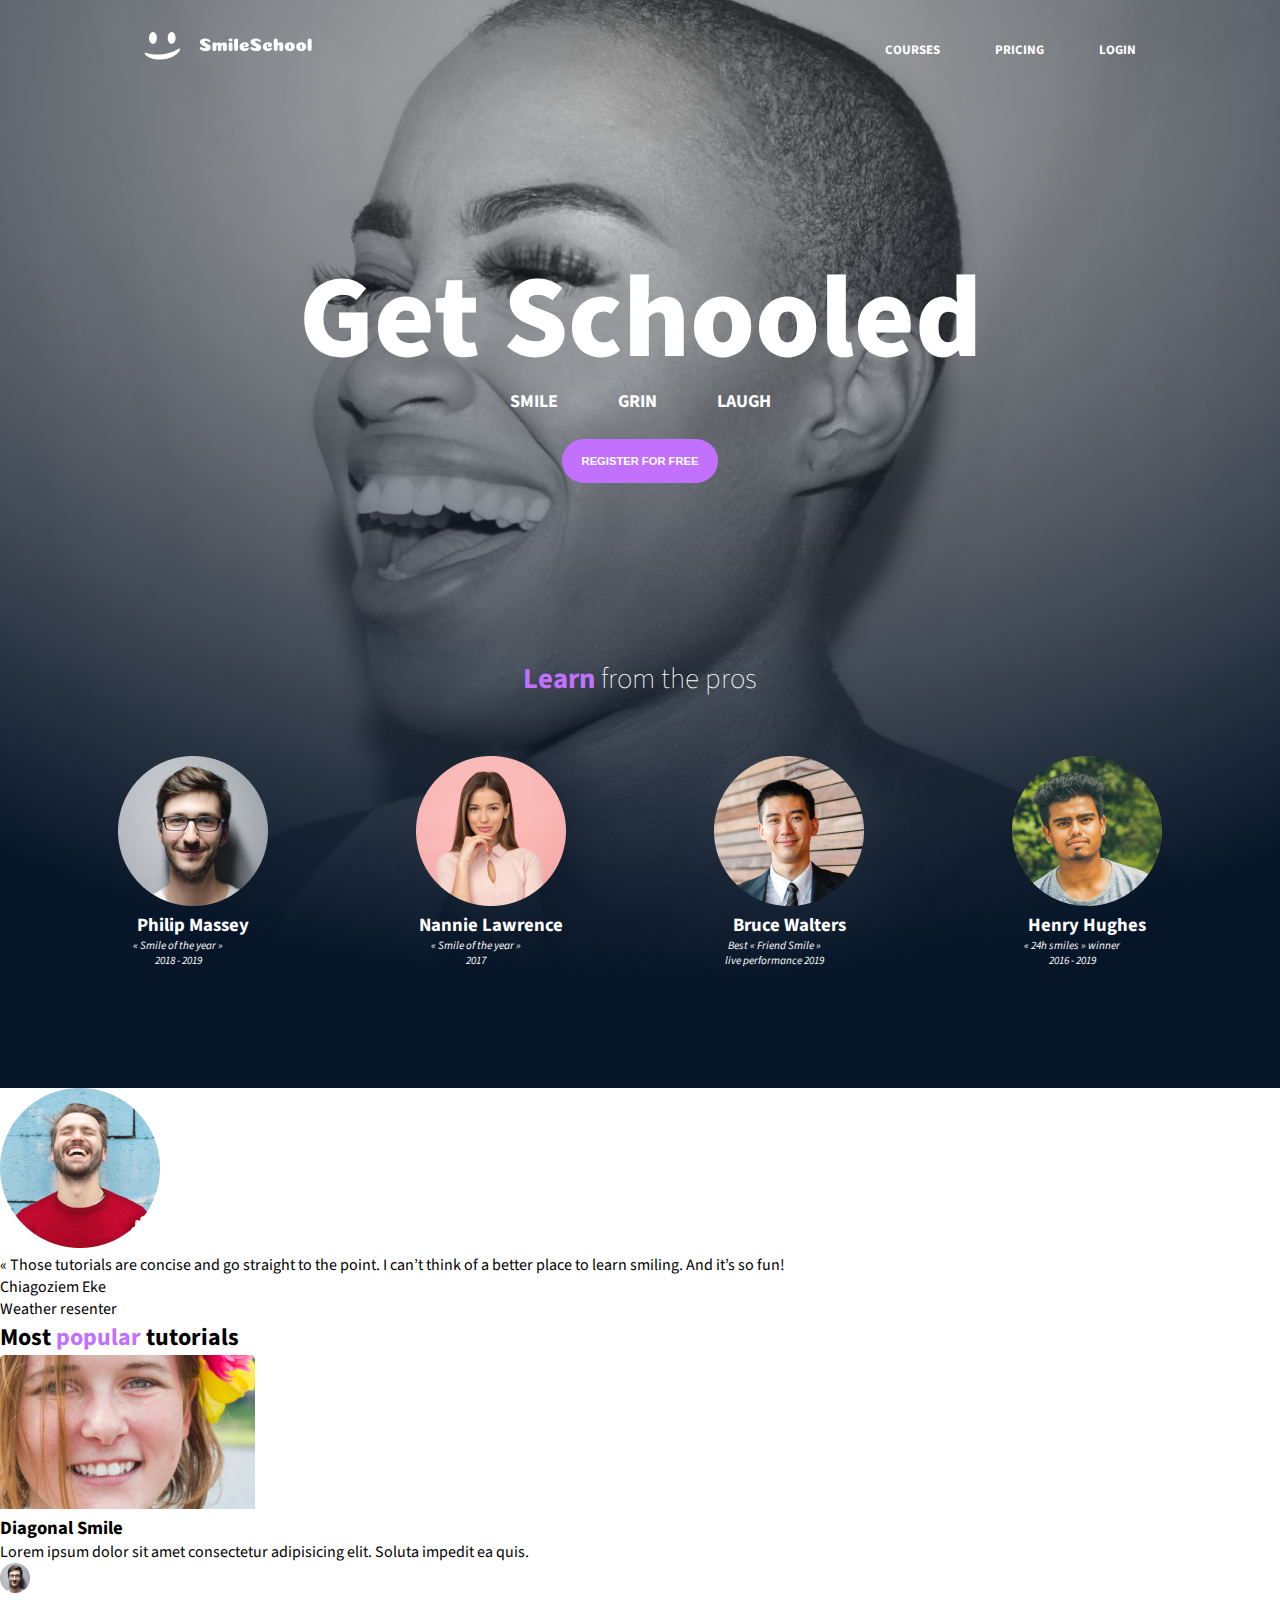
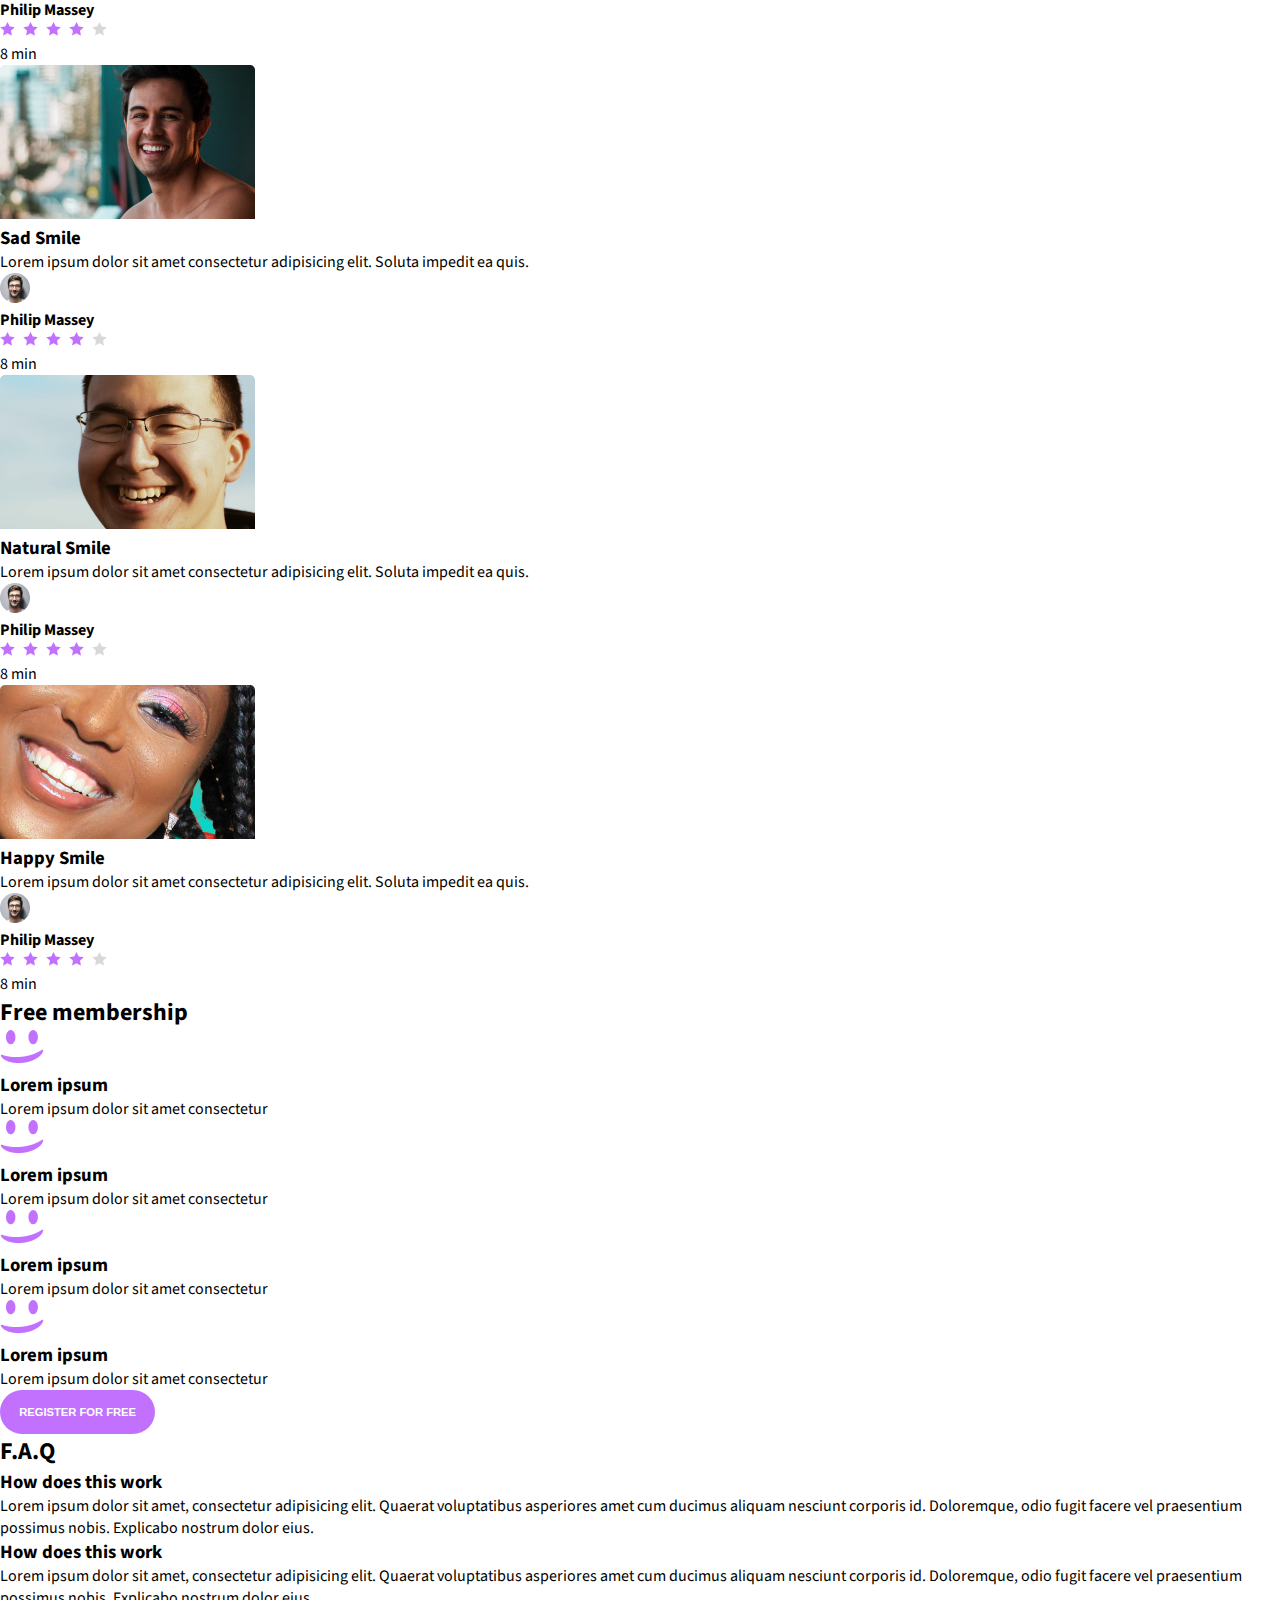
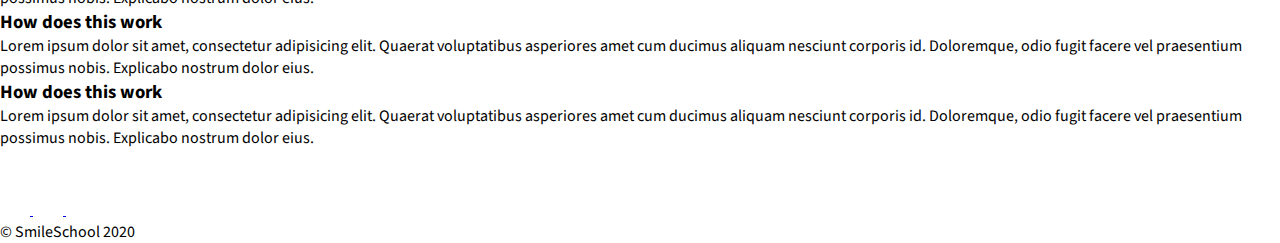
<file: css_advanced/index.html>
<!DOCTYPE html>
<html lang="en">

<head>
    <meta charset="UTF-8">
    <meta name="viewport" content="width=device-width, initial-scale=1.0">
    <title>Get Schooled</title>
    <link rel="stylesheet" href="./styles.css">
    <style>
        @import url('https://fonts.googleapis.com/css2?family=Source+Sans+3:ital,wght@0,200..900;1,200..900&display=swap');
    </style>
</head>

<body>
    <div class="header__banner">
        <header>
            <nav class="nav__bar">
                <a href="#" class="nav__logo">
                    <img src="./assets/logo.png" alt="Smile School logo">
                </a>

                <div class="nav__links">
                    <a href="#">COURSES</a>
                    <a href="#">PRICING</a>
                    <a href="#">LOGIN</a>
                </div>
            </nav>
        </header>

        <main>
            <section class="banner">
                <div class="banner__cta">
                    <h1>Get Schooled</h1>

                    <div class="banner__text">
                        <p>SMILE</p>
                        <p>GRIN</p>
                        <p>LAUGH</p>
                    </div>

                    <button class="register__btn">
                        REGISTER FOR FREE
                    </button>
                </div>

                <div class="profile__container">
                    <h2>
                        <span class="highlight__purple">Learn</span> from the pros
                    </h2>

                    <div class="profile__list">
                        <div class="profile">
                            <img src="./assets/profile-1.png" alt="Philip Massey">
                            <h3>Philip Massey</h3>
                            <p>« Smile of the year » 2018 - 2019</p>
                        </div>
                        <div class="profile">
                            <img src="./assets/profile-2.png" alt="Nannie Lawrence">
                            <h3>Nannie Lawrence</h3>
                            <p>« Smile of the year » 2017</p>
                        </div>
                        <div class="profile">
                            <img src="./assets/profile-3.png" alt="Bruce Walters">
                            <h3>Bruce Walters</h3>
                            <p>Best « Friend Smile » live performance 2019</p>
                        </div>
                        <div class="profile">
                            <img src="./assets/profile-4.png" alt="Henry Hughes">
                            <h3>Henry Hughes</h3>
                            <p>« 24h smiles » winner 2016 - 2019</p>
                        </div>
                    </div>
                </div>
            </section>
    </div>

    <section class="quote">
        <div class="quote__container">
            <img src="./assets/profile-5.png" alt="Elgibbor">
            <div class="quote__details">
                <blockquote>
                    « Those tutorials are concise and go straight to the point. I can’t think of a better place to
                    learn smiling. And it’s so fun!
                </blockquote>
                <p>Chiagoziem Eke</p>
                <p>Weather resenter</p>
            </div>
        </div>
    </section>

    <section class="video__section">
        <h2>
            Most <span class="highlight__purple">popular</span> tutorials
        </h2>

        <div class="video__block">
            <div class="video__profile">

                <img src="./assets/video-1.png" alt="Diagonal smile video">
                <h3>Diagonal Smile</h3>
                <p>Lorem ipsum dolor sit amet consectetur adipisicing elit. Soluta impedit ea quis.</p>

                <div class="rating">
                    <div class="rating__profile">
                        <img src="./assets/rator.png" alt="Philip Massey">
                        <h4>Philip Massey</h4>
                    </div>
                    <div class="stars__and__time">
                        <img src="./assets/rating.png" alt="rated stars">
                        <p>8 min</p>
                    </div>
                </div>
            </div>
            <div class="video__profile">

                <img src="./assets/video-2.png" alt="Sad smile video">
                <h3>Sad Smile</h3>
                <p>Lorem ipsum dolor sit amet consectetur adipisicing elit. Soluta impedit ea quis.</p>

                <div class="rating">
                    <div class="rating__profile">
                        <img src="./assets/rator.png" alt="Philip Massey">
                        <h4>Philip Massey</h4>
                    </div>
                    <div class="stars__and__time">
                        <img src="./assets/rating.png" alt="rated stars">
                        <p>8 min</p>
                    </div>
                </div>
            </div>
            <div class="video__profile">

                <img src="./assets/video-3.png" alt="Natural smile video">
                <h3>Natural Smile</h3>
                <p>Lorem ipsum dolor sit amet consectetur adipisicing elit. Soluta impedit ea quis.</p>

                <div class="rating">
                    <div class="rating__profile">
                        <img src="./assets/rator.png" alt="Philip Massey">
                        <h4>Philip Massey</h4>
                    </div>
                    <div class="stars__and__time">
                        <img src="./assets/rating.png" alt="rated stars">
                        <p>8 min</p>
                    </div>
                </div>
            </div>
            <div class="video__profile">

                <img src="./assets/video-4.png" alt="Happy smile video">
                <h3>Happy Smile</h3>
                <p>Lorem ipsum dolor sit amet consectetur adipisicing elit. Soluta impedit ea quis.</p>

                <div class="rating">
                    <div class="rating__profile">
                        <img src="./assets/rator.png" alt="Philip Massey">
                        <h4>Philip Massey</h4>
                    </div>
                    <div class="stars__and__time">
                        <img src="./assets/rating.png" alt="rated stars">
                        <p>8 min</p>
                    </div>
                </div>
            </div>

        </div>
    </section>

    <section class="membership__section">
        <div class="membership__container">
            <h2>Free membership</h2>
            <div class="membership__details">
                <img src="./assets/smile.png" alt="smile">
                <h3>Lorem ipsum</h3>
                <p>Lorem ipsum dolor sit amet consectetur</p>
            </div>
            <div class="membership__details">
                <img src="./assets/smile.png" alt="smile">
                <h3>Lorem ipsum</h3>
                <p>Lorem ipsum dolor sit amet consectetur</p>
            </div>
            <div class="membership__details">
                <img src="./assets/smile.png" alt="smile">
                <h3>Lorem ipsum</h3>
                <p>Lorem ipsum dolor sit amet consectetur</p>
            </div>
            <div class="membership__details">
                <img src="./assets/smile.png" alt="smile">
                <h3>Lorem ipsum</h3>
                <p>Lorem ipsum dolor sit amet consectetur</p>
            </div>
            <button class="register__button">
                REGISTER FOR FREE
            </button>
        </div>
    </section>

    <section class="FAQ__section">
        <div class="FAQ__container">
            <h2>F.A.Q</h2>
            <div class="FAQ__details__block">
                <div class="FAQ__row__block">
                    <div class="FAQ__details">
                        <h3>How does this work</h3>
                        <p>Lorem ipsum dolor sit amet, consectetur adipisicing elit. Quaerat voluptatibus asperiores
                            amet cum ducimus aliquam nesciunt corporis id. Doloremque, odio fugit facere vel
                            praesentium possimus nobis. Explicabo nostrum dolor eius.
                        </p>
                        <div class="FAQ__details">
                            <h3>How does this work</h3>
                            <p>Lorem ipsum dolor sit amet, consectetur adipisicing elit. Quaerat voluptatibus
                                asperiores
                                amet cum ducimus aliquam nesciunt corporis id. Doloremque, odio fugit facere vel
                                praesentium possimus nobis. Explicabo nostrum dolor eius.
                            </p>
                        </div>
                    </div>
                </div>
                <div class="FAQ__row__block">
                    <div class="FAQ__details">
                        <h3>How does this work</h3>
                        <p>Lorem ipsum dolor sit amet, consectetur adipisicing elit. Quaerat voluptatibus asperiores
                            amet cum ducimus aliquam nesciunt corporis id. Doloremque, odio fugit facere vel
                            praesentium possimus nobis. Explicabo nostrum dolor eius.
                        </p>
                        <div class="FAQ__details">
                            <h3>How does this work</h3>
                            <p>Lorem ipsum dolor sit amet, consectetur adipisicing elit. Quaerat voluptatibus
                                asperiores
                                amet cum ducimus aliquam nesciunt corporis id. Doloremque, odio fugit facere vel
                                praesentium possimus nobis. Explicabo nostrum dolor eius.
                            </p>
                        </div>
                    </div>
                </div>
            </div>
        </div>
    </section>

    </main>

    <footer>
        <div class="footer__container">
            <div class="footer__items">
                <img src="./assets/logo.png" alt="logo">
                <div class="social__links">
                    <a href="#">
                        <img src="./assets/facebook-icon.png" alt="facebook icon">
                    </a>
                    <a href="#">
                        <img src="./assets/twitter-icon.png" alt="twitter icon">
                    </a>
                    <a href="#">
                        <img src="./assets/instagram-icon.png" alt="instagram icon">
                    </a>
                </div>
            </div>
            <p>&copy; SmileSchool 2020</p>
        </div>
    </footer>
</body>

</html>
</file>
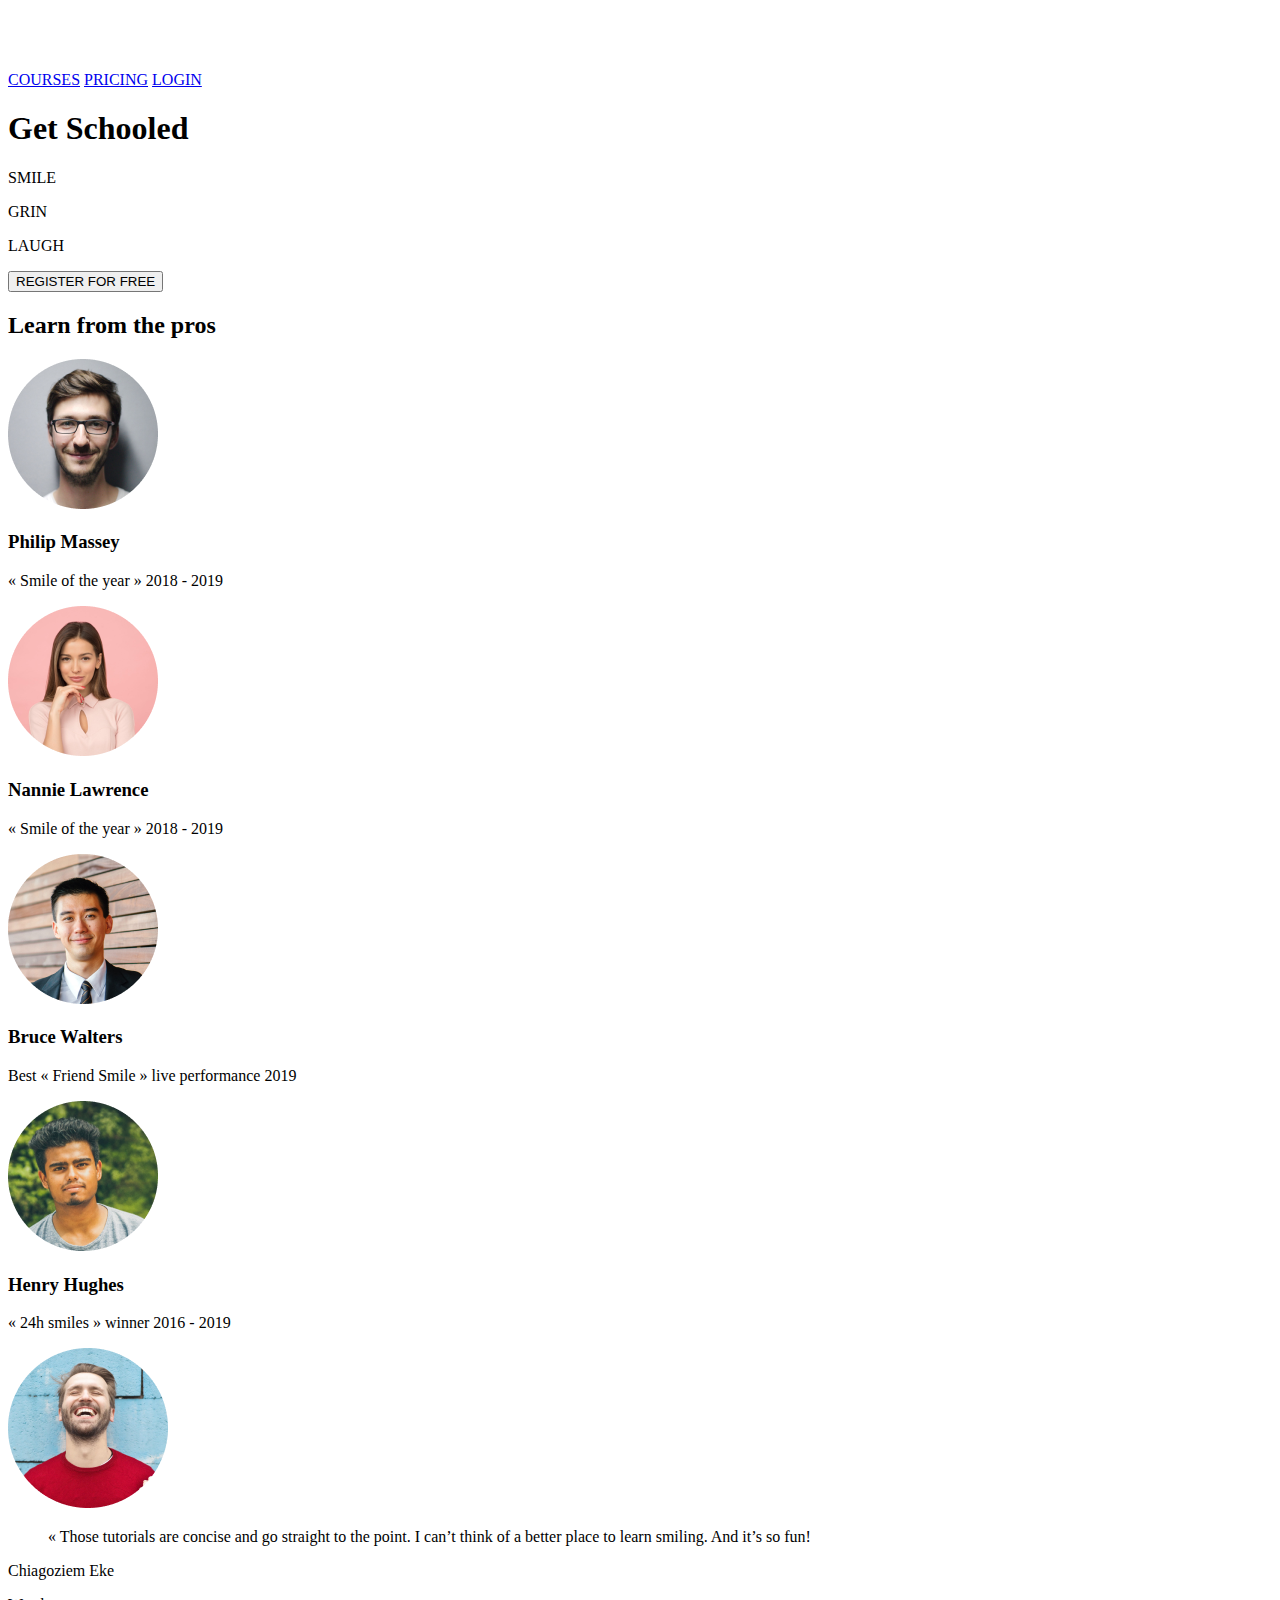
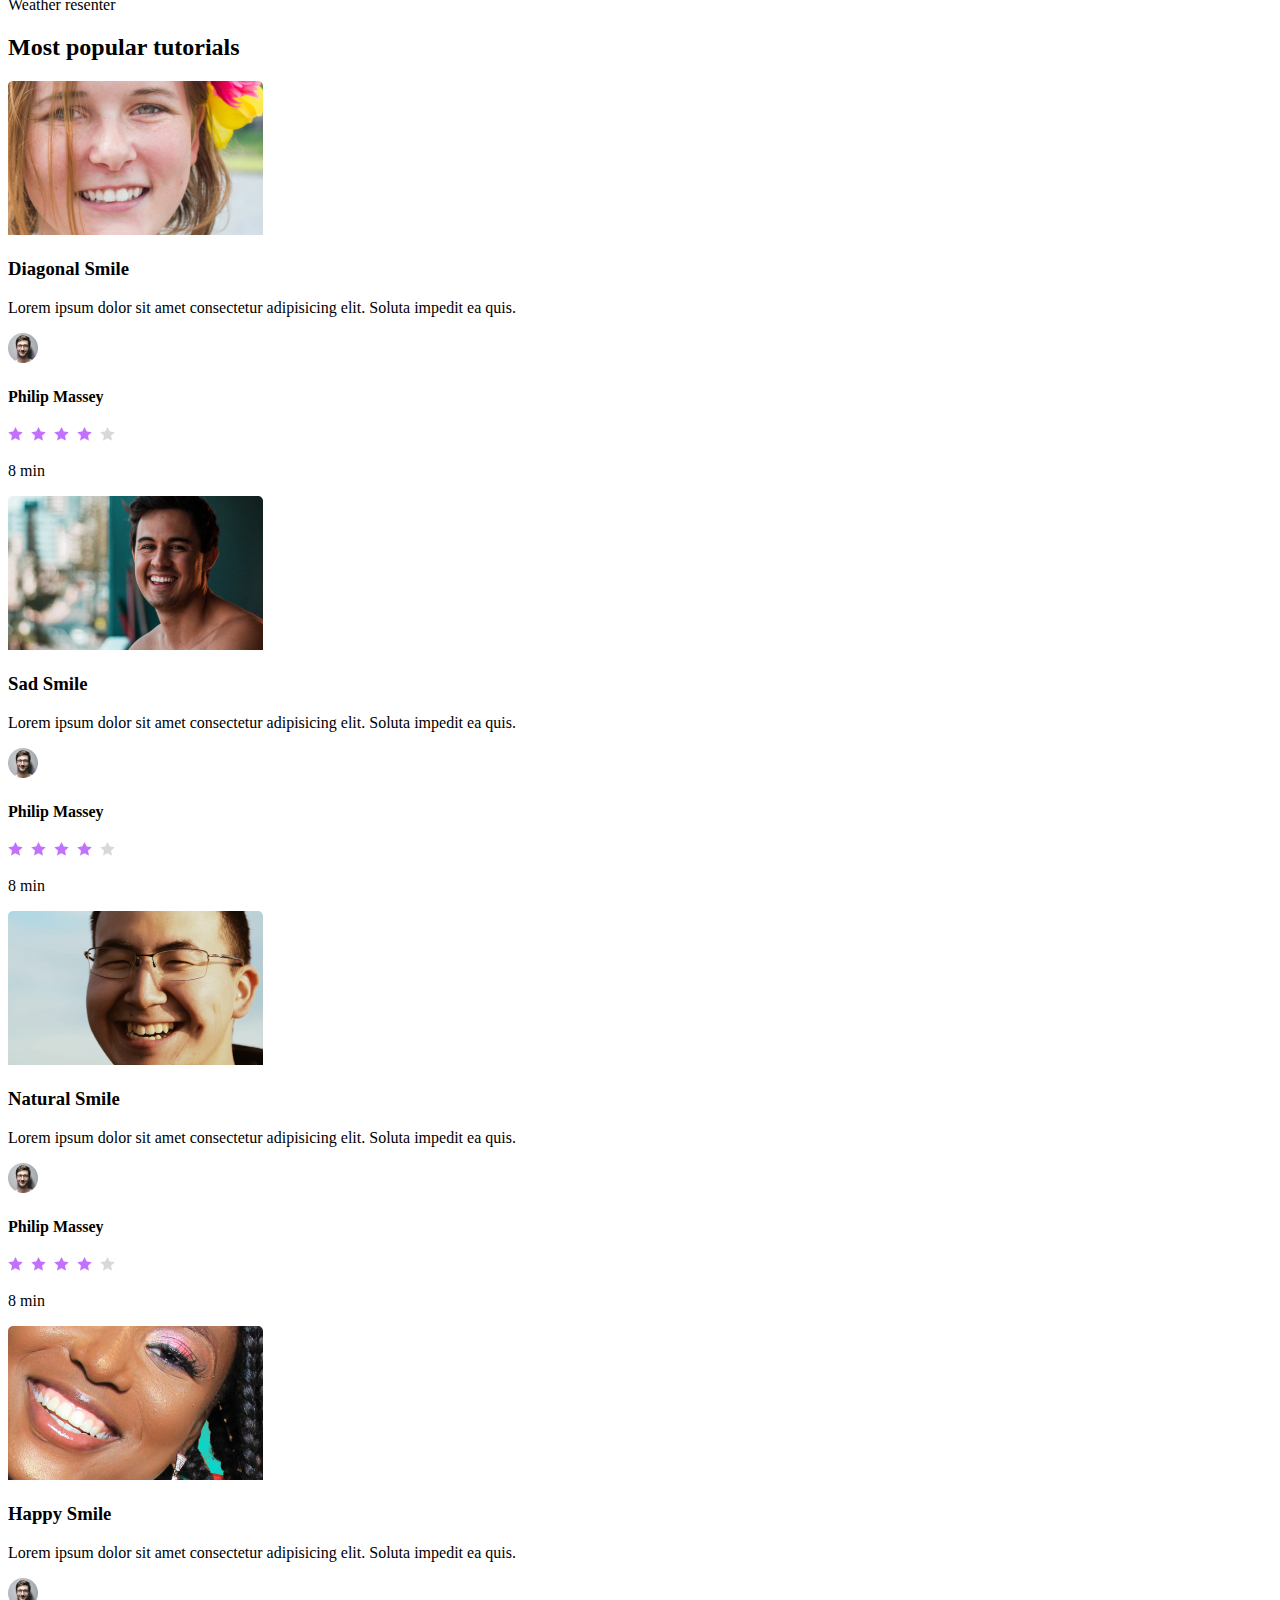
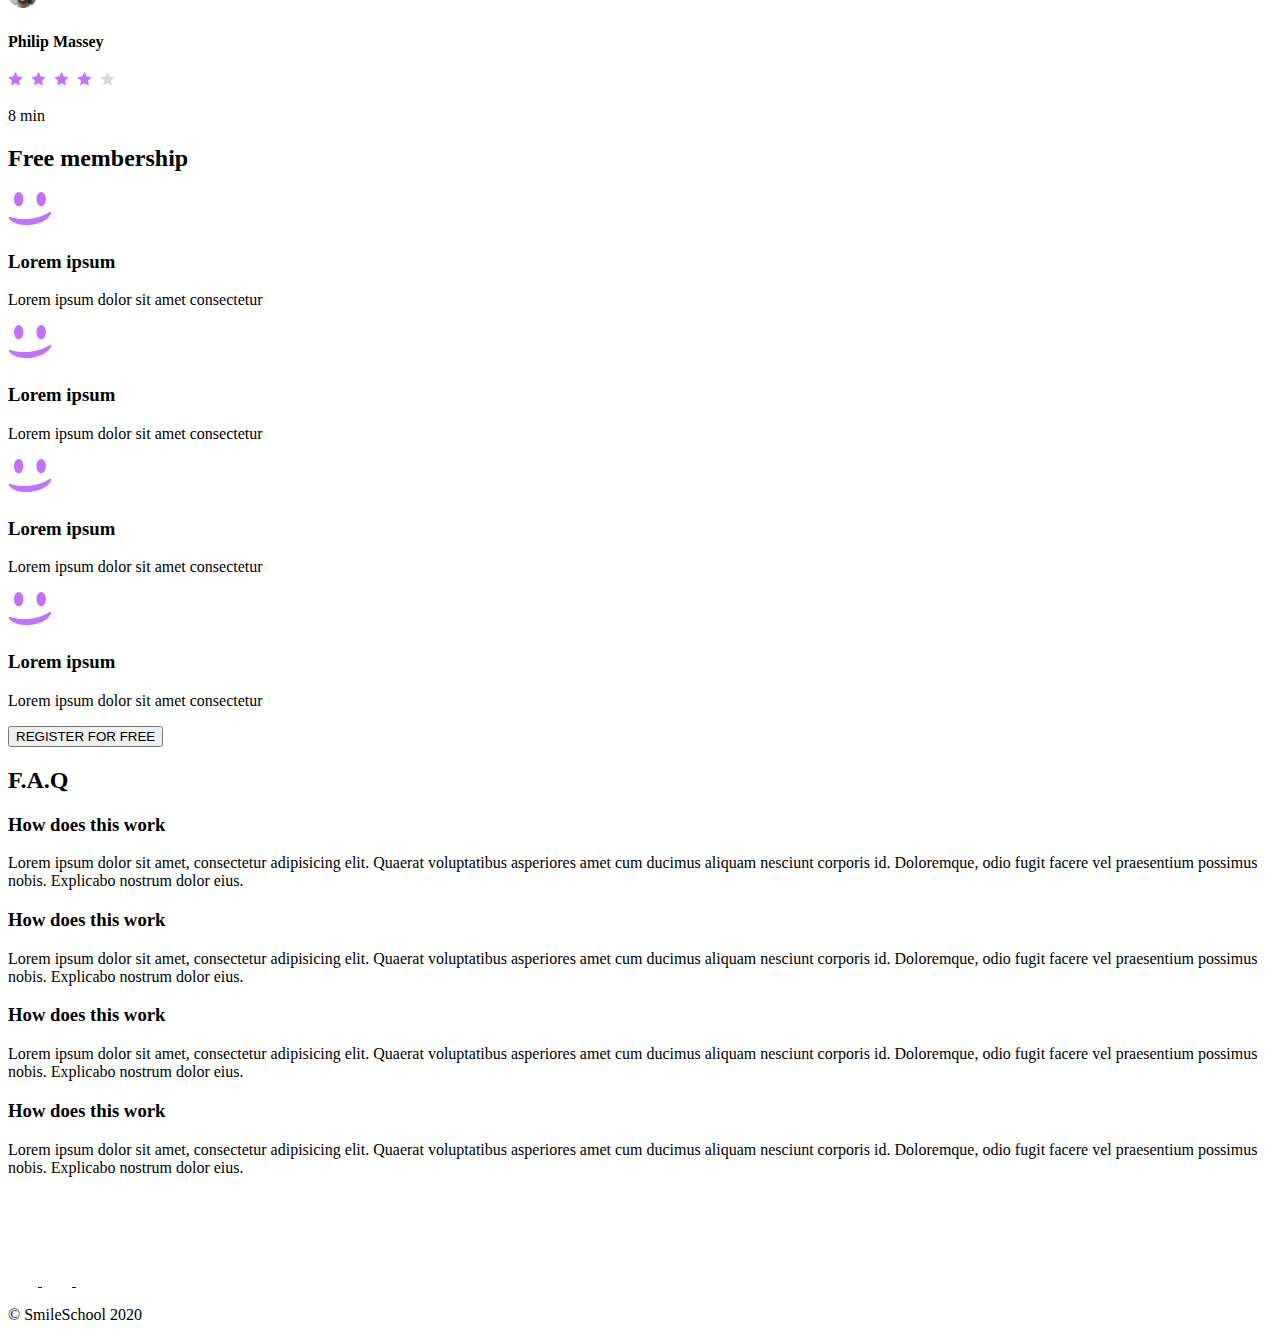
<file: html_advanced/index.html>
<!DOCTYPE html>
<html lang="en">

<head>
    <meta charset="UTF-8">
    <meta name="viewport" content="width=device-width, initial-scale=1.0">
    <title>Get Schooled</title>
</head>

<body>
    <header>
        <nav class="nav__link">
            <a href="#" class="nav__logo">
                <img src="./assets/logo.png" alt="Smile School logo">
            </a>

            <div>
                <a href="#">COURSES</a>
                <a href="#">PRICING</a>
                <a href="#">LOGIN</a>
            </div>
        </nav>
    </header>

    <main>
        <section class="banner">
            <div class="banner__container">
                <div class="call__to__action">
                    <h1>Get Schooled</h1>

                    <div class="welcome__text">
                        <p>SMILE</p>
                        <p>GRIN</p>
                        <p>LAUGH</p>
                    </div>

                    <button class="register__button">
                        REGISTER FOR FREE
                    </button>

                </div>
            </div>

            <div class="profile__container">
                <h2>
                    <span class="highlight__purple">Learn</span> from the pros
                </h2>

                <div class="profiles">
                    <div>
                        <img src="./assets/profile-1.png" alt="Philip Massey">
                        <h3>Philip Massey</h3>
                        <p>« Smile of the year » 2018 - 2019</p>
                    </div>
                    <div>
                        <img src="./assets/profile-2.png" alt="Nannie Lawrence">
                        <h3>Nannie Lawrence</h3>
                        <p>« Smile of the year » 2018 - 2019</p>
                    </div>
                    <div>
                        <img src="./assets/profile-3.png" alt="Bruce Walters">
                        <h3>Bruce Walters</h3>
                        <p>Best « Friend Smile » live performance 2019</p>
                    </div>
                    <div>
                        <img src="./assets/profile-4.png" alt="Henry Hughes">
                        <h3>Henry Hughes</h3>
                        <p>« 24h smiles » winner 2016 - 2019</p>
                    </div>
                </div>
            </div>
        </section>

        <section class="quote">
            <div class="quote__container">
                <img src="./assets/profile-5.png" alt="Elgibbor">
                <div class="quote__details">
                    <blockquote>
                        « Those tutorials are concise and go straight to the point. I can’t think of a better place to
                        learn smiling. And it’s so fun!
                    </blockquote>
                    <p>Chiagoziem Eke</p>
                    <p>Weather resenter</p>
                </div>
            </div>
        </section>

        <section class="video__section">
            <h2>
                Most <span class="highlight__purple">popular</span> tutorials
            </h2>

            <div class="video__block">
                <div class="video__profile">

                    <img src="./assets/video-1.png" alt="Diagonal smile video">
                    <h3>Diagonal Smile</h3>
                    <p>Lorem ipsum dolor sit amet consectetur adipisicing elit. Soluta impedit ea quis.</p>

                    <div class="rating">
                        <div class="rating__profile">
                            <img src="./assets/rator.png" alt="Philip Massey">
                            <h4>Philip Massey</h4>
                        </div>
                        <div class="stars__and__time">
                            <img src="./assets/rating.png" alt="rated stars">
                            <p>8 min</p>
                        </div>
                    </div>
                </div>
                <div class="video__profile">

                    <img src="./assets/video-2.png" alt="Sad smile video">
                    <h3>Sad Smile</h3>
                    <p>Lorem ipsum dolor sit amet consectetur adipisicing elit. Soluta impedit ea quis.</p>

                    <div class="rating">
                        <div class="rating__profile">
                            <img src="./assets/rator.png" alt="Philip Massey">
                            <h4>Philip Massey</h4>
                        </div>
                        <div class="stars__and__time">
                            <img src="./assets/rating.png" alt="rated stars">
                            <p>8 min</p>
                        </div>
                    </div>
                </div>
                <div class="video__profile">

                    <img src="./assets/video-3.png" alt="Natural smile video">
                    <h3>Natural Smile</h3>
                    <p>Lorem ipsum dolor sit amet consectetur adipisicing elit. Soluta impedit ea quis.</p>

                    <div class="rating">
                        <div class="rating__profile">
                            <img src="./assets/rator.png" alt="Philip Massey">
                            <h4>Philip Massey</h4>
                        </div>
                        <div class="stars__and__time">
                            <img src="./assets/rating.png" alt="rated stars">
                            <p>8 min</p>
                        </div>
                    </div>
                </div>
                <div class="video__profile">

                    <img src="./assets/video-4.png" alt="Happy smile video">
                    <h3>Happy Smile</h3>
                    <p>Lorem ipsum dolor sit amet consectetur adipisicing elit. Soluta impedit ea quis.</p>

                    <div class="rating">
                        <div class="rating__profile">
                            <img src="./assets/rator.png" alt="Philip Massey">
                            <h4>Philip Massey</h4>
                        </div>
                        <div class="stars__and__time">
                            <img src="./assets/rating.png" alt="rated stars">
                            <p>8 min</p>
                        </div>
                    </div>
                </div>

            </div>
        </section>

        <section class="membership__section">
            <div class="membership__container">
                <h2>Free membership</h2>
                <div class="membership__details">
                    <img src="./assets/smile.png" alt="smile">
                    <h3>Lorem ipsum</h3>
                    <p>Lorem ipsum dolor sit amet consectetur</p>
                </div>
                <div class="membership__details">
                    <img src="./assets/smile.png" alt="smile">
                    <h3>Lorem ipsum</h3>
                    <p>Lorem ipsum dolor sit amet consectetur</p>
                </div>
                <div class="membership__details">
                    <img src="./assets/smile.png" alt="smile">
                    <h3>Lorem ipsum</h3>
                    <p>Lorem ipsum dolor sit amet consectetur</p>
                </div>
                <div class="membership__details">
                    <img src="./assets/smile.png" alt="smile">
                    <h3>Lorem ipsum</h3>
                    <p>Lorem ipsum dolor sit amet consectetur</p>
                </div>
                <button class="register__button">
                    REGISTER FOR FREE
                </button>
            </div>
        </section>

        <section class="FAQ__section">
            <div class="FAQ__container">
                <h2>F.A.Q</h2>
                <div class="FAQ__details__block">
                    <div class="FAQ__row__block">
                        <div class="FAQ__details">
                            <h3>How does this work</h3>
                            <p>Lorem ipsum dolor sit amet, consectetur adipisicing elit. Quaerat voluptatibus asperiores
                                amet cum ducimus aliquam nesciunt corporis id. Doloremque, odio fugit facere vel
                                praesentium possimus nobis. Explicabo nostrum dolor eius.
                            </p>
                            <div class="FAQ__details">
                                <h3>How does this work</h3>
                                <p>Lorem ipsum dolor sit amet, consectetur adipisicing elit. Quaerat voluptatibus
                                    asperiores
                                    amet cum ducimus aliquam nesciunt corporis id. Doloremque, odio fugit facere vel
                                    praesentium possimus nobis. Explicabo nostrum dolor eius.
                                </p>
                            </div>
                        </div>
                    </div>
                    <div class="FAQ__row__block">
                        <div class="FAQ__details">
                            <h3>How does this work</h3>
                            <p>Lorem ipsum dolor sit amet, consectetur adipisicing elit. Quaerat voluptatibus asperiores
                                amet cum ducimus aliquam nesciunt corporis id. Doloremque, odio fugit facere vel
                                praesentium possimus nobis. Explicabo nostrum dolor eius.
                            </p>
                            <div class="FAQ__details">
                                <h3>How does this work</h3>
                                <p>Lorem ipsum dolor sit amet, consectetur adipisicing elit. Quaerat voluptatibus
                                    asperiores
                                    amet cum ducimus aliquam nesciunt corporis id. Doloremque, odio fugit facere vel
                                    praesentium possimus nobis. Explicabo nostrum dolor eius.
                                </p>
                            </div>
                        </div>
                    </div>
                </div>
            </div>
        </section>

    </main>

    <footer>
        <div class="footer__container">
            <div class="footer__items">
                <img src="./assets/logo.png" alt="logo">
                <div class="social__links">
                    <a href="#">
                        <img src="./assets/facebook-icon.png" alt="facebook icon">
                    </a>
                    <a href="#">
                        <img src="./assets/twitter-icon.png" alt="twitter icon">
                    </a>
                    <a href="#">
                        <img src="./assets/instagram-icon.png" alt="instagram icon">
                    </a>
                </div>
            </div>
            <p>&copy; SmileSchool 2020</p>
        </div>
    </footer>
</body>

</html>
</file>
<file: css_advanced/styles.css>
* {
  margin: 0;
  padding: 0;
  box-sizing: border-box;
}

:root {
  --purple-color: #c271ff;
  --white-color: #ffffff;
}

body {
  font-family: "Source Sans 3", serif;
}

body .header__banner {
  width: 100%;
  min-height: 68rem;
  color: var(--white-color);
  background: url("/css_advanced/assets/banner-bg.png") center/cover no-repeat;
}

/* Navigation */
.nav__bar {
  display: flex;
  justify-content: space-between;
  align-items: center;
  padding: 2rem 9rem;
}

.nav__links {
  display: flex;
  gap: 55px;
}

.nav__links a {
  color: #ffffff;
  font-size: 13px;
  font-weight: 700;
  text-decoration: none;
}

.banner .banner__cta {
  display: flex;
  flex-direction: column;
  justify-content: center;
  align-items: center;
  margin-top: 8.5rem;
}

/* H1: Get Schooled */
.banner div h1 {
  font-size: 7.3rem;
  font-weight: 800;
}

/* Texts: Smile, Grin and Laugh */
.banner__cta .banner__text {
  display: flex;
  gap: 3.75rem;
  margin-top: -0.9rem;
  font-size: 18px;
  font-weight: 700;
}

button {
    color: var(--white-color);
    padding: 1rem 1.2rem;
    font-size: 0.7rem;
    font-weight: 600;
    border: none;
    border-radius: 25px;
    cursor: pointer;
    background-color: var(--purple-color);
}

.banner .register__btn {
  margin-top: 1.6rem;
}

.banner .profile__container {
  display: flex;
  flex-direction: column;
  justify-content: center;
  align-items: center;
  margin-top: 11rem;
}

.profile__container .profile__list {
  display: flex;
  gap: 20px;
  padding: 1rem;
}

.highlight__purple {
  color: var(--purple-color);
  font-weight: 700;
}

.profile__container h2 {
    font-size: 1.8rem;
    font-weight: 200;
}

.profile__list .profile {
    max-width: 20rem;
    margin-top: 2.5rem;
    text-align: center;
    padding: 0 4rem;
}

.profile__list .profile p {
    font-size: 0.7rem;
    font-weight: 400;
    font-style: italic;
    max-width: 6.5rem;
    margin-left: 0.5rem;
}
</file>
